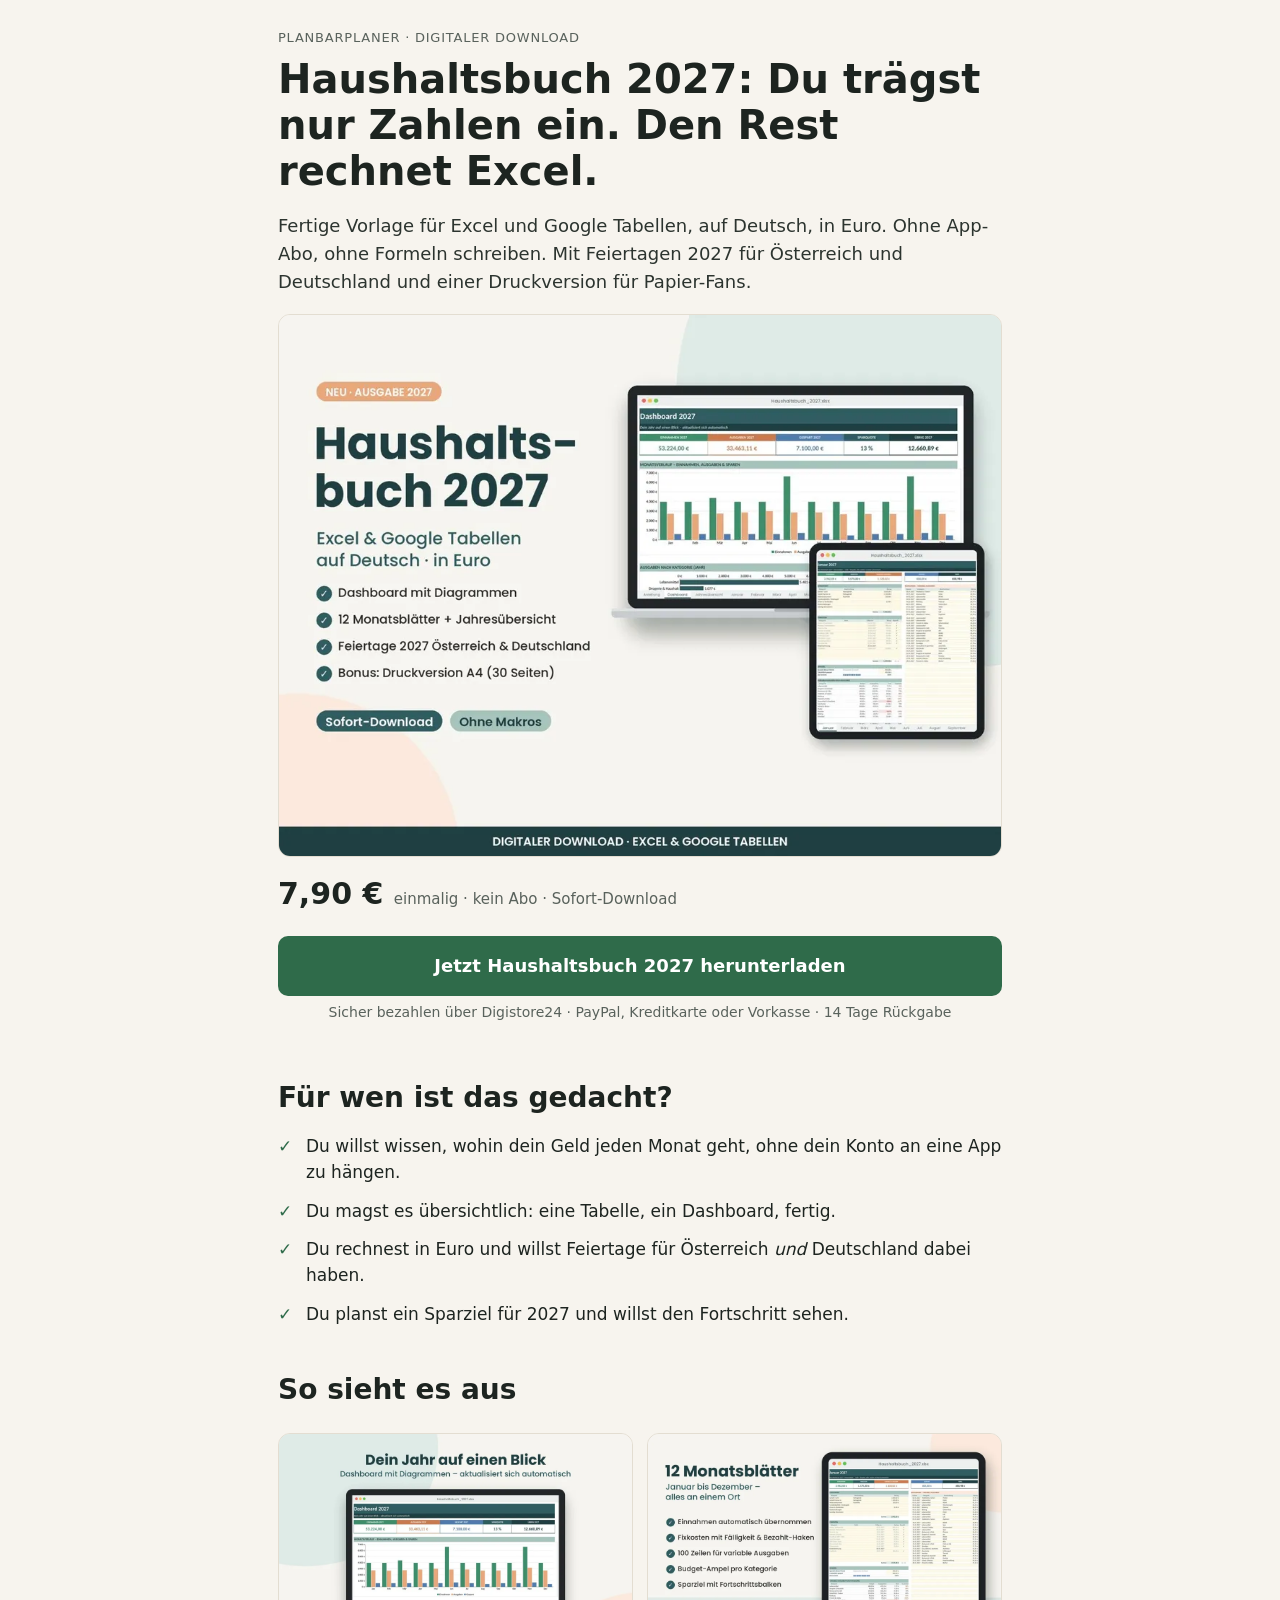
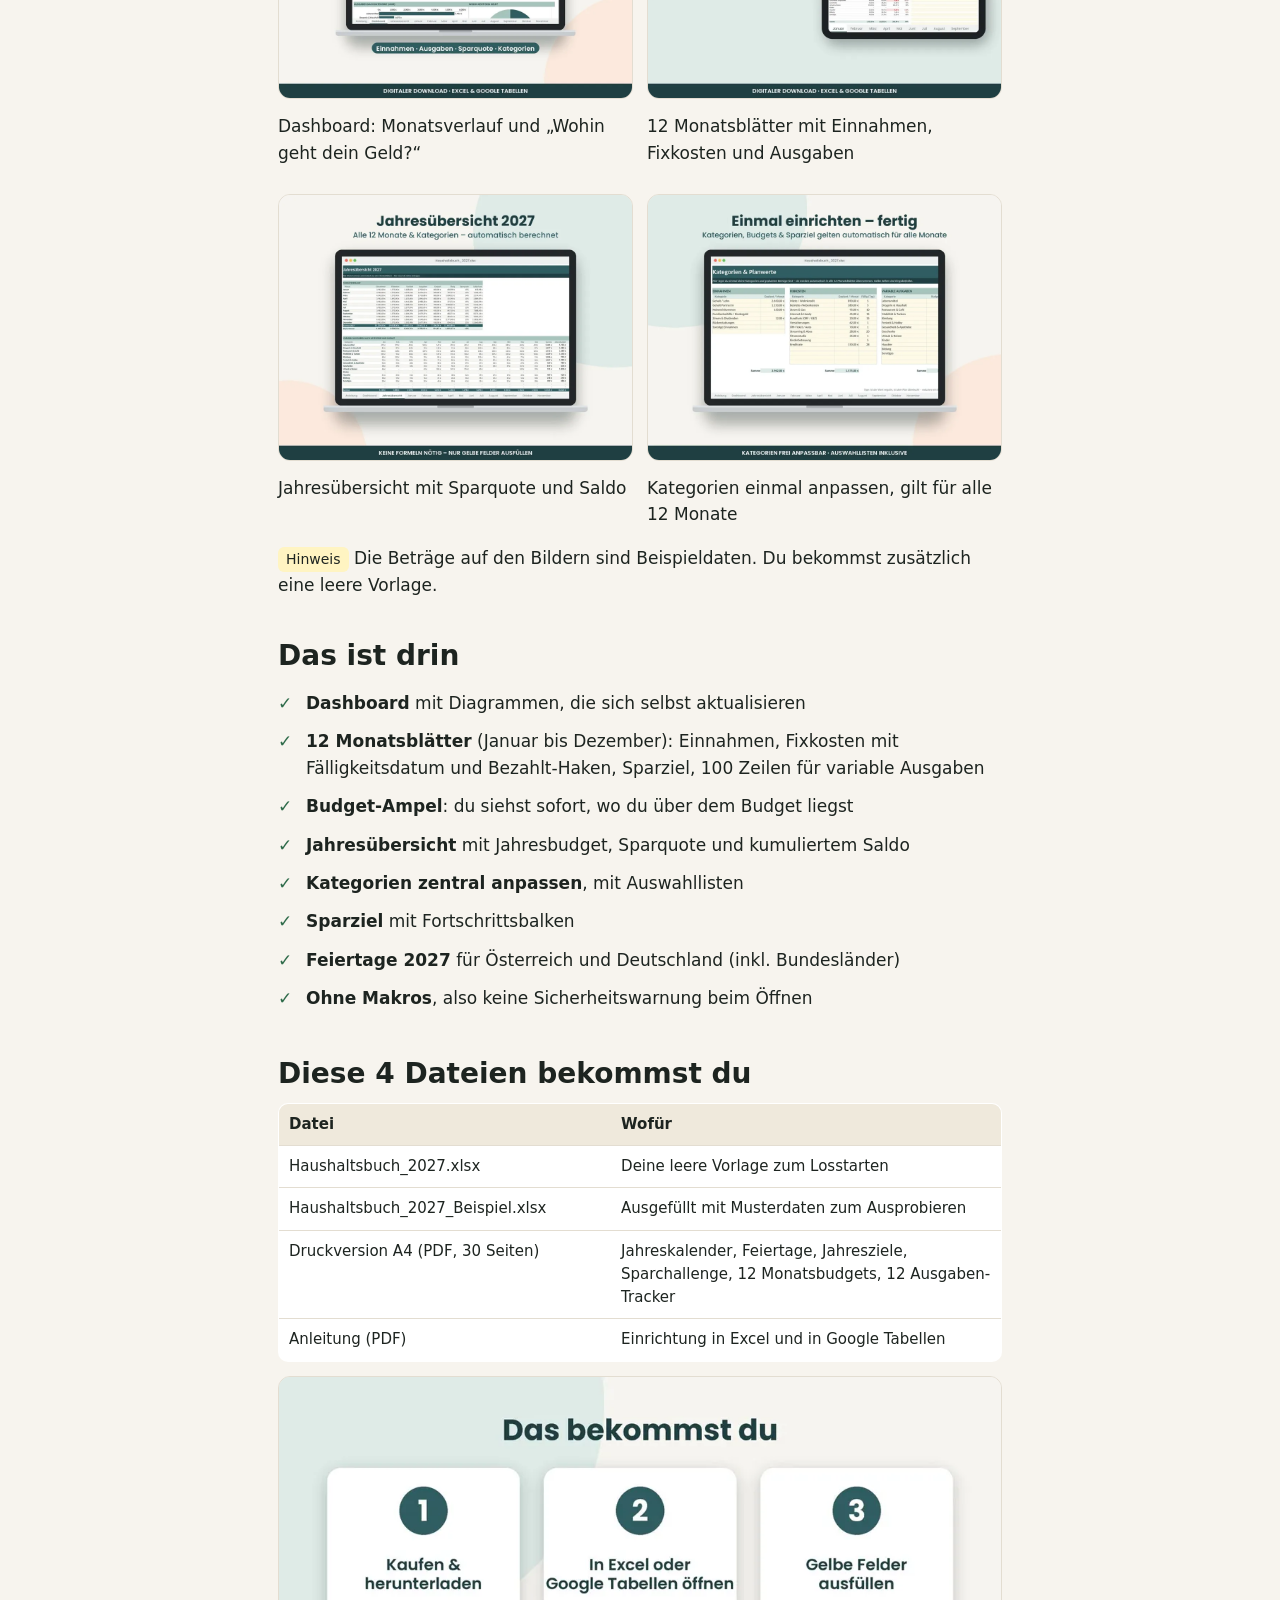
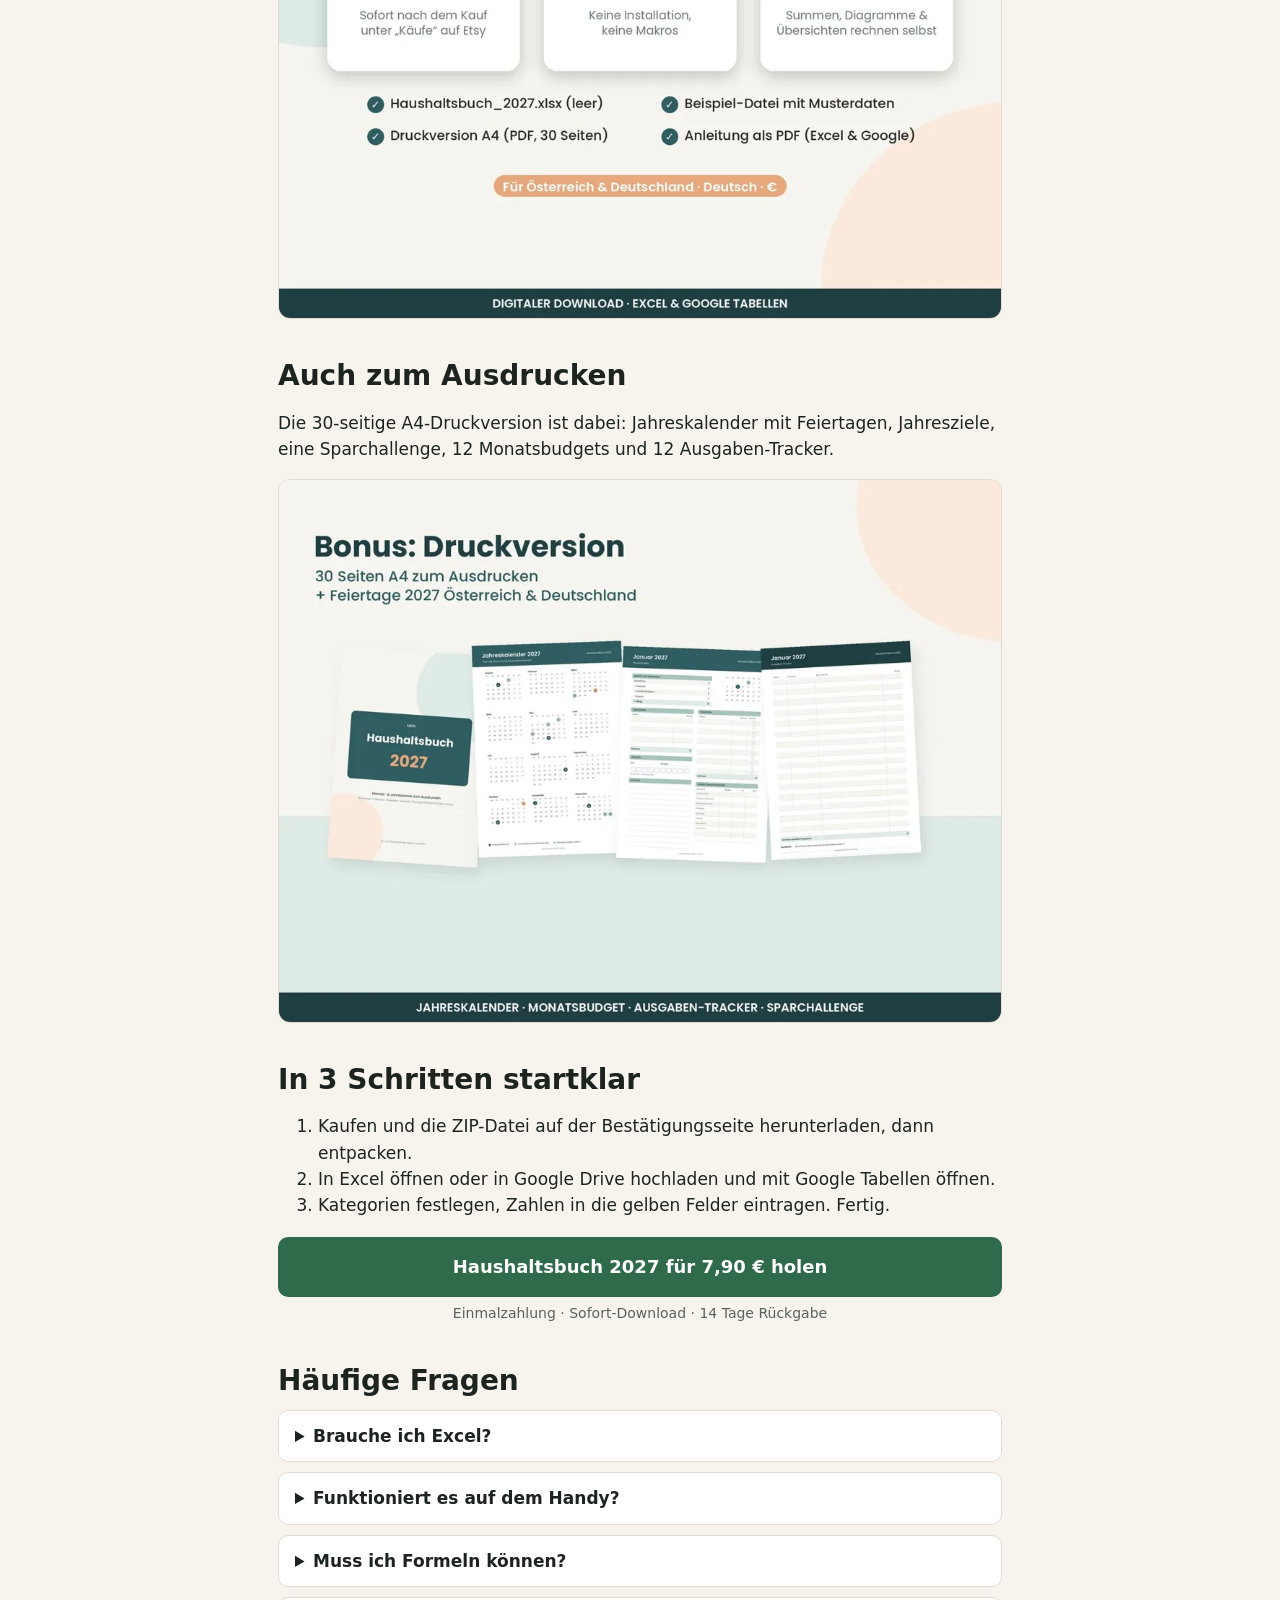
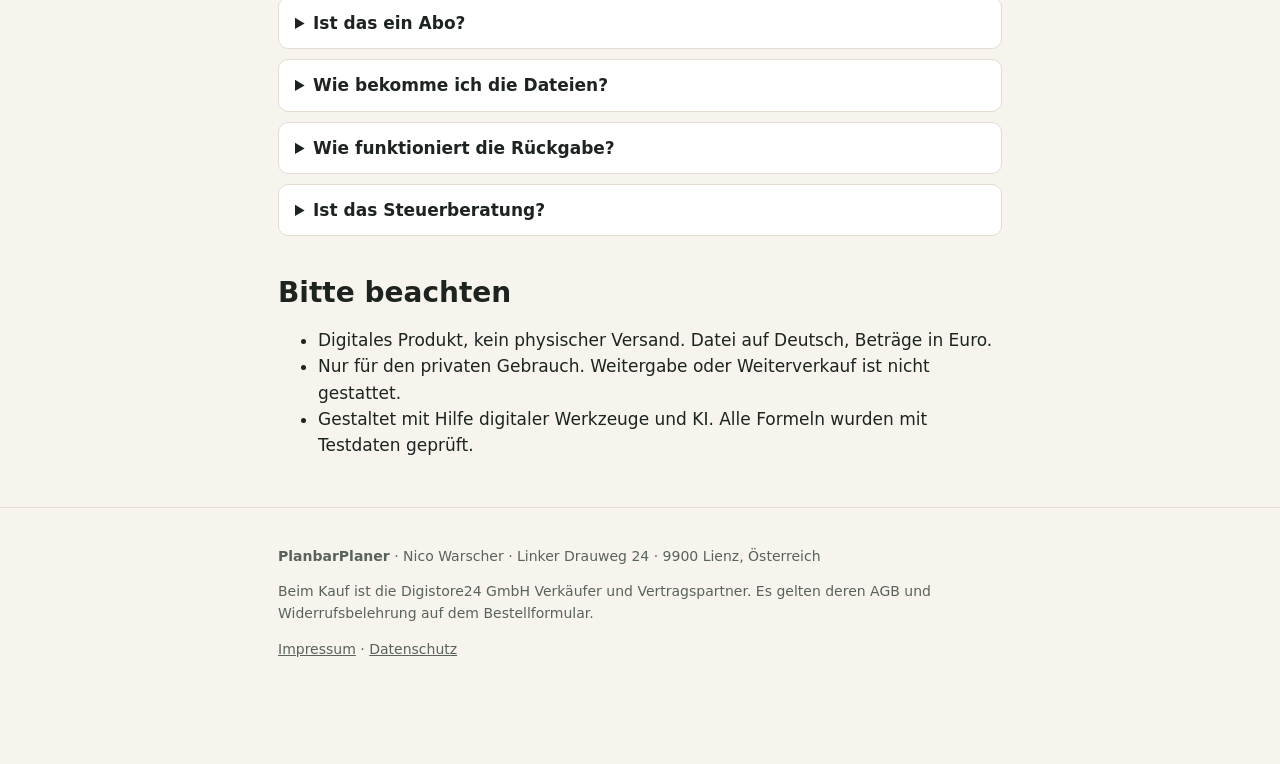
<file: index.html>
<!DOCTYPE html>
<html lang="de">
<head>
<meta charset="utf-8">
<meta name="viewport" content="width=device-width, initial-scale=1">
<title>Haushaltsbuch 2027 als Excel-Vorlage | ohne App-Abo | PlanbarPlaner</title>
<meta name="description" content="Fertiges Haushaltsbuch 2027 für Excel und Google Tabellen: nur gelbe Felder ausfüllen, Summen und Diagramme rechnen sich selbst. Mit Feiertagen für Österreich und Deutschland und Druckversion. 7,90 €, einmalig.">
<meta property="og:title" content="Haushaltsbuch 2027 – Excel & Google Tabellen">
<meta property="og:description" content="Nur gelbe Felder ausfüllen. Alles andere rechnet sich selbst. 7,90 € einmalig, Sofort-Download.">
<meta property="og:image" content="img/01_hero_haushaltsbuch_2027.webp">
<link rel="icon" href="data:,">
<link rel="stylesheet" href="style.css">
</head>
<body>
<header class="hero"><div class="wrap">
  <p class="kicker">PlanbarPlaner · Digitaler Download</p>
  <h1>Haushaltsbuch 2027: Du trägst nur Zahlen ein. Den Rest rechnet Excel.</h1>
  <p class="lead">Fertige Vorlage für Excel und Google Tabellen, auf Deutsch, in Euro. Ohne App-Abo, ohne Formeln schreiben. Mit Feiertagen 2027 für Österreich und Deutschland und einer Druckversion für Papier-Fans.</p>
  <img class="shot" src="img/01_hero_haushaltsbuch_2027.webp" width="1000" height="750" alt="Haushaltsbuch 2027: Dashboard mit Diagrammen und Monatsblätter auf Laptop und Tablet" fetchpriority="high">
  <p class="price">7,90 € <small>einmalig · kein Abo · Sofort-Download</small></p>
  <a class="btn" id="cta1" href="https://www.checkout-ds24.com/product/764030?ds24tr=lp" data-checkout>Jetzt Haushaltsbuch 2027 herunterladen</a>
  <p class="sub">Sicher bezahlen über Digistore24 · PayPal, Kreditkarte oder Vorkasse · 14 Tage Rückgabe</p>
</div></header>

<main class="wrap">

<h2>Für wen ist das gedacht?</h2>
<ul class="ticks">
  <li>Du willst wissen, wohin dein Geld jeden Monat geht, ohne dein Konto an eine App zu hängen.</li>
  <li>Du magst es übersichtlich: eine Tabelle, ein Dashboard, fertig.</li>
  <li>Du rechnest in Euro und willst Feiertage für Österreich <em>und</em> Deutschland dabei haben.</li>
  <li>Du planst ein Sparziel für 2027 und willst den Fortschritt sehen.</li>
</ul>

<h2>So sieht es aus</h2>
<div class="grid">
  <figure style="margin:0"><img class="shot" loading="lazy" src="img/02_dashboard_diagramme.webp" width="1000" height="750" alt="Dashboard mit Diagrammen: Monatsverlauf und Ausgaben nach Kategorie"><figcaption>Dashboard: Monatsverlauf und „Wohin geht dein Geld?“</figcaption></figure>
  <figure style="margin:0"><img class="shot" loading="lazy" src="img/03_monatsblaetter.webp" width="1000" height="750" alt="Monatsblatt mit Einnahmen, Fixkosten und Ausgaben"><figcaption>12 Monatsblätter mit Einnahmen, Fixkosten und Ausgaben</figcaption></figure>
  <figure style="margin:0"><img class="shot" loading="lazy" src="img/04_jahresuebersicht.webp" width="1000" height="750" alt="Jahresübersicht mit Sparquote und kumuliertem Saldo"><figcaption>Jahresübersicht mit Sparquote und Saldo</figcaption></figure>
  <figure style="margin:0"><img class="shot" loading="lazy" src="img/05_kategorien_einrichten.webp" width="1000" height="750" alt="Kategorien zentral anpassen"><figcaption>Kategorien einmal anpassen, gilt für alle 12 Monate</figcaption></figure>
</div>
<p><span class="tag">Hinweis</span> Die Beträge auf den Bildern sind Beispieldaten. Du bekommst zusätzlich eine leere Vorlage.</p>

<h2>Das ist drin</h2>
<ul class="ticks">
  <li><b>Dashboard</b> mit Diagrammen, die sich selbst aktualisieren</li>
  <li><b>12 Monatsblätter</b> (Januar bis Dezember): Einnahmen, Fixkosten mit Fälligkeitsdatum und Bezahlt-Haken, Sparziel, 100 Zeilen für variable Ausgaben</li>
  <li><b>Budget-Ampel</b>: du siehst sofort, wo du über dem Budget liegst</li>
  <li><b>Jahresübersicht</b> mit Jahresbudget, Sparquote und kumuliertem Saldo</li>
  <li><b>Kategorien zentral anpassen</b>, mit Auswahllisten</li>
  <li><b>Sparziel</b> mit Fortschrittsbalken</li>
  <li><b>Feiertage 2027</b> für Österreich und Deutschland (inkl. Bundesländer)</li>
  <li><b>Ohne Makros</b>, also keine Sicherheitswarnung beim Öffnen</li>
</ul>

<h2>Diese 4 Dateien bekommst du</h2>
<table>
  <tr><th>Datei</th><th>Wofür</th></tr>
  <tr><td>Haushaltsbuch_2027.xlsx</td><td>Deine leere Vorlage zum Losstarten</td></tr>
  <tr><td>Haushaltsbuch_2027_Beispiel.xlsx</td><td>Ausgefüllt mit Musterdaten zum Ausprobieren</td></tr>
  <tr><td>Druckversion A4 (PDF, 30 Seiten)</td><td>Jahreskalender, Feiertage, Jahresziele, Sparchallenge, 12 Monatsbudgets, 12 Ausgaben-Tracker</td></tr>
  <tr><td>Anleitung (PDF)</td><td>Einrichtung in Excel und in Google Tabellen</td></tr>
</table>
<img class="shot" loading="lazy" src="img/07_lieferumfang_so_gehts.webp" width="1000" height="750" alt="Lieferumfang und kurze Anleitung">

<h2>Auch zum Ausdrucken</h2>
<p>Die 30-seitige A4-Druckversion ist dabei: Jahreskalender mit Feiertagen, Jahresziele, eine Sparchallenge, 12 Monatsbudgets und 12 Ausgaben-Tracker.</p>
<img class="shot" loading="lazy" src="img/06_bonus_druckversion.webp" width="1000" height="750" alt="Druckversion A4 mit Jahreskalender, Monatsbudget und Ausgaben-Tracker">

<h2>In 3 Schritten startklar</h2>
<ol>
  <li>Kaufen und die ZIP-Datei auf der Bestätigungsseite herunterladen, dann entpacken.</li>
  <li>In Excel öffnen oder in Google Drive hochladen und mit Google Tabellen öffnen.</li>
  <li>Kategorien festlegen, Zahlen in die gelben Felder eintragen. Fertig.</li>
</ol>
<a class="btn" id="cta2" href="https://www.checkout-ds24.com/product/764030?ds24tr=lp" data-checkout>Haushaltsbuch 2027 für 7,90 € holen</a>
<p class="sub">Einmalzahlung · Sofort-Download · 14 Tage Rückgabe</p>

<h2>Häufige Fragen</h2>
<details><summary>Brauche ich Excel?</summary><p>Du brauchst Microsoft Excel (2016 oder neuer / Microsoft 365) oder ein kostenloses Google-Konto für Google Tabellen. Apple Numbers wird nicht offiziell unterstützt.</p></details>
<details><summary>Funktioniert es auf dem Handy?</summary><p>Die Vorlage ist für Computer und Tablet gedacht. Für das Handy ist sie nicht optimiert. Das Herunterladen der ZIP-Datei klappt aber auch im Handy-Browser.</p></details>
<details><summary>Muss ich Formeln können?</summary><p>Nein. Du trägst nur in die gelben Felder ein. Summen, Übersichten und Diagramme rechnen sich selbst.</p></details>
<details><summary>Ist das ein Abo?</summary><p>Nein. Du zahlst einmal 7,90 € und behältst die Dateien.</p></details>
<details><summary>Wie bekomme ich die Dateien?</summary><p>Als Download direkt nach der Zahlung über die Bestellbestätigungsseite von Digistore24. Es wird nichts per Post verschickt.</p></details>
<details><summary>Wie funktioniert die Rückgabe?</summary><p>Du hast 14 Tage Rückgaberecht. Die Abwicklung läuft über Digistore24.</p></details>
<details><summary>Ist das Steuerberatung?</summary><p>Nein. Das Haushaltsbuch ist ein Planungswerkzeug und keine Finanz- oder Steuerberatung.</p></details>

<h2>Bitte beachten</h2>
<ul>
  <li>Digitales Produkt, kein physischer Versand. Datei auf Deutsch, Beträge in Euro.</li>
  <li>Nur für den privaten Gebrauch. Weitergabe oder Weiterverkauf ist nicht gestattet.</li>
  <li>Gestaltet mit Hilfe digitaler Werkzeuge und KI. Alle Formeln wurden mit Testdaten geprüft.</li>
</ul>
</main>

<footer><div class="wrap">
  <p><b>PlanbarPlaner</b> · Nico Warscher · Linker Drauweg 24 · 9900 Lienz, Österreich</p>
  <p>Beim Kauf ist die Digistore24 GmbH Verkäufer und Vertragspartner. Es gelten deren AGB und Widerrufsbelehrung auf dem Bestellformular.</p>
  <p><a href="impressum.html">Impressum</a> · <a href="datenschutz.html">Datenschutz</a></p>
</div></footer>

<div class="sticky"><b>7,90 €</b><a id="cta3" href="https://www.checkout-ds24.com/product/764030?ds24tr=lp" data-checkout>Jetzt herunterladen</a></div>
<script>
/* Tracking: Quelle aus ?src= oder ?utm_source= (z. B. pinterest) als Digistore-ds24tr-Key an alle Kaufen-Links. Nur Buchstaben, Ziffern, - und _ (laut Digistore-Hilfe). */
(function(){try{var p=new URLSearchParams(location.search);var v=(p.get('src')||p.get('utm_source')||'').replace(/[^A-Za-z0-9_-]/g,'').slice(0,40);var c=(p.get('utm_campaign')||'').replace(/[^A-Za-z0-9_-]/g,'').slice(0,40);
var key='lp'+(v?'-'+v:'')+(c?'-'+c:'');
document.querySelectorAll('a[data-checkout]').forEach(function(a){a.href='https://www.checkout-ds24.com/product/764030?ds24tr='+encodeURIComponent(key);});}catch(e){}})();
</script>
</body>
</html>
</file>
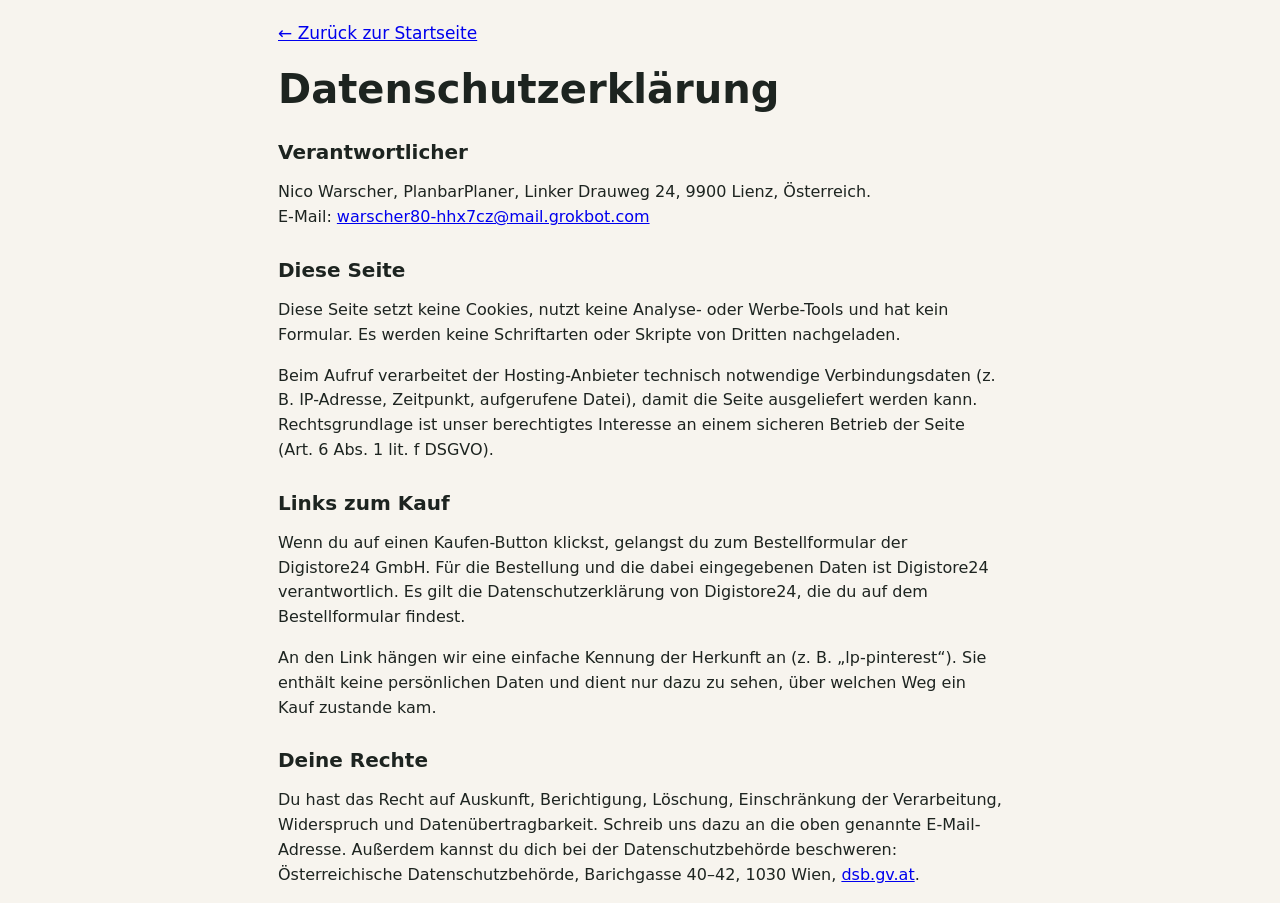
<file: datenschutz.html>
<!DOCTYPE html>
<html lang="de"><head><meta charset="utf-8"><meta name="viewport" content="width=device-width, initial-scale=1"><meta name="robots" content="noindex">
<title>Datenschutz | PlanbarPlaner</title><link rel="icon" href="data:,">
<link rel="stylesheet" href="style.css"></head>
<body><div class="wrap legal"><a class="back" href="index.html">← Zurück zur Startseite</a>
<h1>Datenschutzerklärung</h1>
<h2>Verantwortlicher</h2>
<p>Nico Warscher, PlanbarPlaner, Linker Drauweg 24, 9900 Lienz, Österreich.<br>E-Mail: <a href="mailto:warscher80-hhx7cz@mail.grokbot.com">warscher80-hhx7cz@mail.grokbot.com</a></p>
<h2>Diese Seite</h2>
<p>Diese Seite setzt keine Cookies, nutzt keine Analyse- oder Werbe-Tools und hat kein Formular. Es werden keine Schriftarten oder Skripte von Dritten nachgeladen.</p>
<p>Beim Aufruf verarbeitet der Hosting-Anbieter technisch notwendige Verbindungsdaten (z. B. IP-Adresse, Zeitpunkt, aufgerufene Datei), damit die Seite ausgeliefert werden kann. Rechtsgrundlage ist unser berechtigtes Interesse an einem sicheren Betrieb der Seite (Art. 6 Abs. 1 lit. f DSGVO).</p>
<h2>Links zum Kauf</h2>
<p>Wenn du auf einen Kaufen-Button klickst, gelangst du zum Bestellformular der Digistore24 GmbH. Für die Bestellung und die dabei eingegebenen Daten ist Digistore24 verantwortlich. Es gilt die Datenschutzerklärung von Digistore24, die du auf dem Bestellformular findest.</p>
<p>An den Link hängen wir eine einfache Kennung der Herkunft an (z. B. „lp-pinterest“). Sie enthält keine persönlichen Daten und dient nur dazu zu sehen, über welchen Weg ein Kauf zustande kam.</p>
<h2>Deine Rechte</h2>
<p>Du hast das Recht auf Auskunft, Berichtigung, Löschung, Einschränkung der Verarbeitung, Widerspruch und Datenübertragbarkeit. Schreib uns dazu an die oben genannte E-Mail-Adresse. Außerdem kannst du dich bei der Datenschutzbehörde beschweren: Österreichische Datenschutzbehörde, Barichgasse 40–42, 1030 Wien, <a href="https://dsb.gv.at">dsb.gv.at</a>.</p>
</div></body></html>
</file>
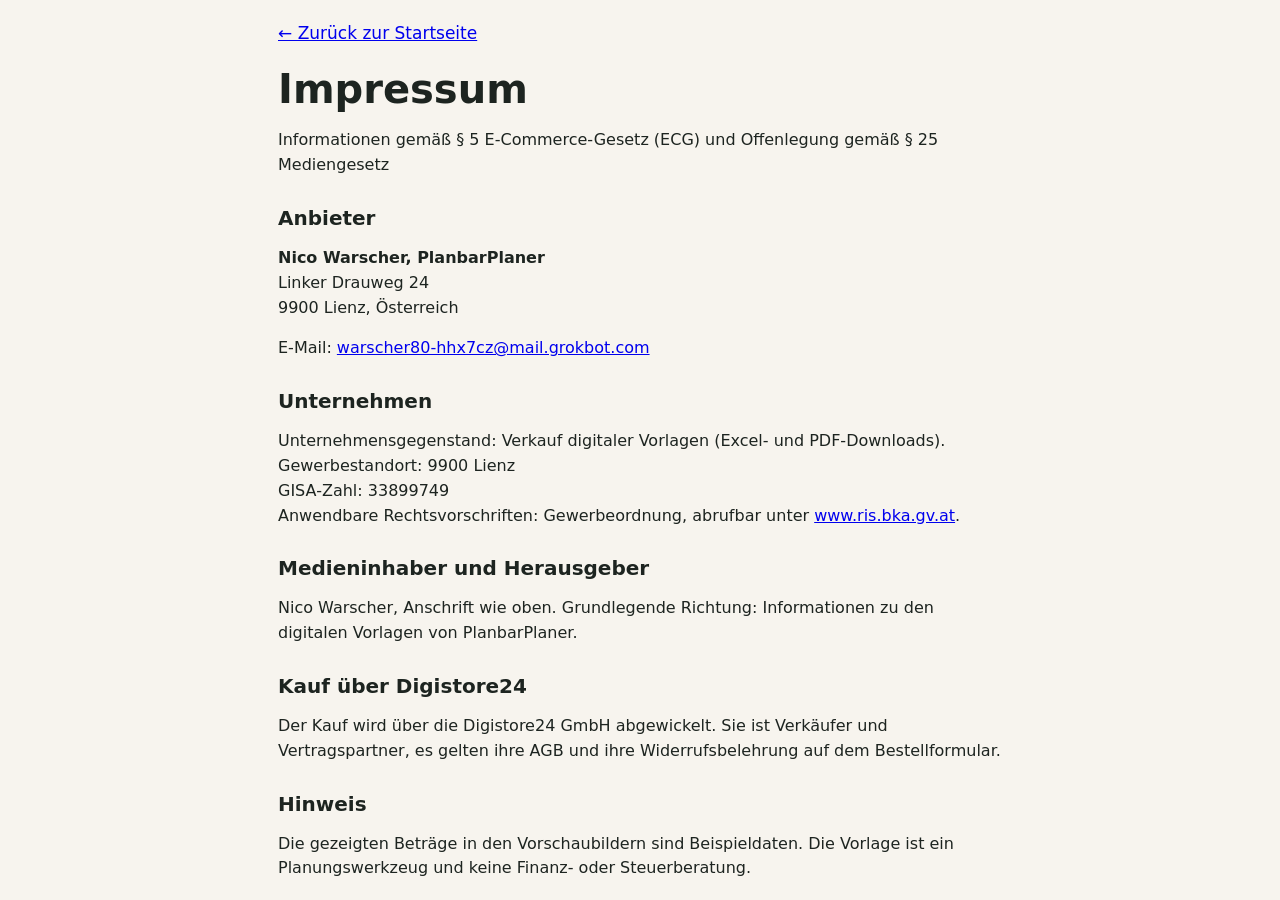
<file: impressum.html>
<!DOCTYPE html>
<html lang="de"><head><meta charset="utf-8"><meta name="viewport" content="width=device-width, initial-scale=1"><meta name="robots" content="noindex">
<title>Impressum | PlanbarPlaner</title><link rel="icon" href="data:,">
<link rel="stylesheet" href="style.css"></head>
<body><div class="wrap legal"><a class="back" href="index.html">← Zurück zur Startseite</a>
<h1>Impressum</h1>
<p>Informationen gemäß § 5 E-Commerce-Gesetz (ECG) und Offenlegung gemäß § 25 Mediengesetz</p>
<h2>Anbieter</h2>
<p><b>Nico Warscher, PlanbarPlaner</b><br>Linker Drauweg 24<br>9900 Lienz, Österreich</p>
<p>E-Mail: <a href="mailto:warscher80-hhx7cz@mail.grokbot.com">warscher80-hhx7cz@mail.grokbot.com</a></p>
<h2>Unternehmen</h2>
<p>Unternehmensgegenstand: Verkauf digitaler Vorlagen (Excel- und PDF-Downloads).<br>
Gewerbestandort: 9900 Lienz<br>
GISA-Zahl: 33899749<br>
Anwendbare Rechtsvorschriften: Gewerbeordnung, abrufbar unter <a href="https://www.ris.bka.gv.at/">www.ris.bka.gv.at</a>.</p>
<h2>Medieninhaber und Herausgeber</h2>
<p>Nico Warscher, Anschrift wie oben. Grundlegende Richtung: Informationen zu den digitalen Vorlagen von PlanbarPlaner.</p>
<h2>Kauf über Digistore24</h2>
<p>Der Kauf wird über die Digistore24 GmbH abgewickelt. Sie ist Verkäufer und Vertragspartner, es gelten ihre AGB und ihre Widerrufsbelehrung auf dem Bestellformular.</p>
<h2>Hinweis</h2>
<p>Die gezeigten Beträge in den Vorschaubildern sind Beispieldaten. Die Vorlage ist ein Planungswerkzeug und keine Finanz- oder Steuerberatung.</p>
</div></body></html>
</file>
<file: style.css>
:root{--bg:#f7f4ee;--ink:#1d2420;--mut:#59625c;--line:#e3ddd1;--acc:#2f6b4a;--acc2:#1f4a33;--card:#fff;--hl:#fff4c2}
*{box-sizing:border-box}
html{scroll-behavior:smooth}
body{margin:0;font:17px/1.55 system-ui,-apple-system,"Segoe UI",Roboto,sans-serif;background:var(--bg);color:var(--ink)}
.wrap{max-width:760px;margin:0 auto;padding:0 18px}
header.hero{padding:28px 0 8px}
.kicker{font-size:13px;letter-spacing:.06em;text-transform:uppercase;color:var(--mut);margin:0 0 8px}
h1{font-size:clamp(28px,7vw,40px);line-height:1.15;margin:0 0 12px}
h2{font-size:clamp(22px,5vw,28px);line-height:1.2;margin:40px 0 12px}
.lead{font-size:18px;color:#2c342f}
.btn{display:block;text-align:center;background:var(--acc);color:#fff;text-decoration:none;font-weight:700;padding:16px 20px;border-radius:10px;margin:18px 0 6px;font-size:18px}
.btn:hover,.btn:focus{background:var(--acc2)}
.sub{font-size:14px;color:var(--mut);text-align:center;margin:0 0 10px}
.price{font-size:30px;font-weight:800;margin:14px 0 0}
.price small{font-size:15px;font-weight:400;color:var(--mut)}
img{max-width:100%;height:auto;display:block}
.shot{border-radius:12px;border:1px solid var(--line);background:#fff;margin:14px 0}
ul.ticks{list-style:none;padding:0;margin:0}
ul.ticks li{padding:6px 0 6px 28px;position:relative}
ul.ticks li:before{content:"✓";position:absolute;left:0;color:var(--acc);font-weight:800}
.box{background:var(--card);border:1px solid var(--line);border-radius:12px;padding:16px 18px;margin:14px 0}
.grid{display:grid;gap:14px}
@media(min-width:700px){.grid{grid-template-columns:1fr 1fr}}
.tag{display:inline-block;background:var(--hl);border-radius:6px;padding:2px 8px;font-size:14px}
details{background:var(--card);border:1px solid var(--line);border-radius:10px;padding:12px 16px;margin:10px 0}
summary{cursor:pointer;font-weight:700}
details p{margin:8px 0 0;color:#2c342f}
table{width:100%;border-collapse:collapse;font-size:15px;background:#fff;border:1px solid var(--line);border-radius:10px;overflow:hidden}
td,th{padding:9px 10px;border-bottom:1px solid var(--line);text-align:left;vertical-align:top}
th{background:#efe9dc}
footer{margin-top:48px;padding:24px 0 90px;border-top:1px solid var(--line);font-size:14px;color:var(--mut)}
footer a{color:var(--mut)}
.sticky{position:fixed;left:0;right:0;bottom:0;background:#fffdf8;border-top:1px solid var(--line);padding:10px 16px;display:flex;gap:12px;align-items:center;justify-content:space-between;z-index:9}
.sticky b{font-size:18px}
.sticky a{background:var(--acc);color:#fff;text-decoration:none;font-weight:700;padding:11px 18px;border-radius:9px}
@media(min-width:900px){.sticky{display:none}}
.legal h2{font-size:20px;margin:28px 0 8px}.legal p,.legal li{font-size:16px}.back{display:inline-block;margin:20px 0}
table{table-layout:fixed}td,th{overflow-wrap:anywhere;word-break:break-word}th:first-child,td:first-child{width:46%}
</file>
